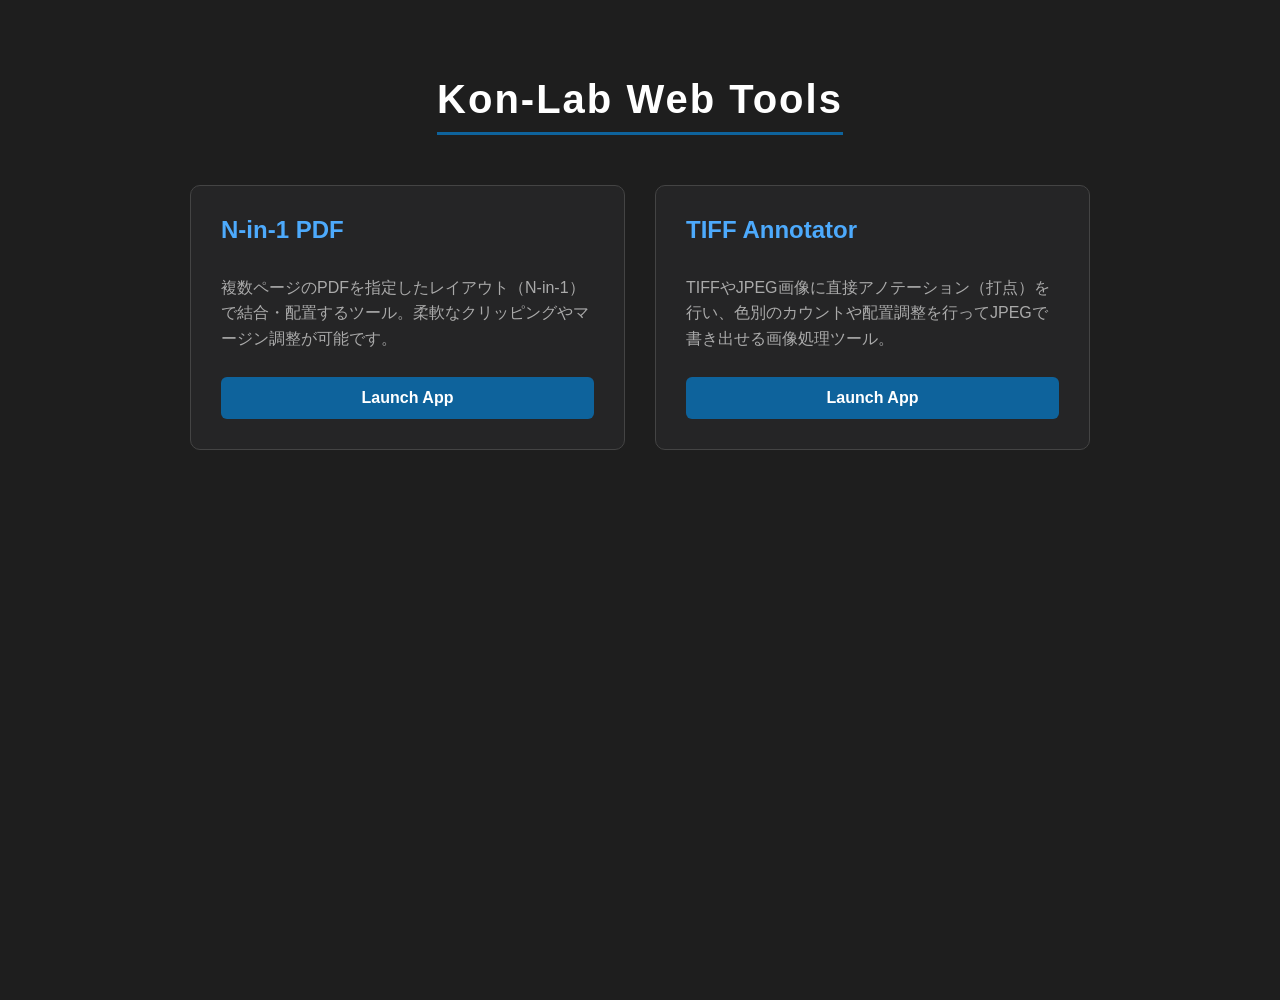
<file: index.html>
<!DOCTYPE html>
<html lang="ja">
<head>
    <meta charset="UTF-8">
    <meta name="viewport" content="width=device-width, initial-scale=1.0">
    <title>Kon-Lab Web Tools</title>
    <style>
        body {
            font-family: 'Inter', 'Segoe UI', Tahoma, Geneva, Verdana, sans-serif;
            background-color: #1e1e1e;
            color: #eee;
            display: flex;
            flex-direction: column;
            align-items: center;
            padding: 50px 20px;
            margin: 0;
            min-height: 100vh;
        }
        h1 {
            color: #fff;
            margin-bottom: 50px;
            border-bottom: 3px solid #0e639c;
            padding-bottom: 10px;
            font-size: 2.5rem;
            letter-spacing: 0.05em;
        }
        .grid {
            display: grid;
            grid-template-columns: repeat(auto-fit, minmax(320px, 1fr));
            gap: 30px;
            max-width: 900px;
            width: 100%;
        }
        .card {
            background-color: #252526;
            border: 1px solid #444;
            border-radius: 10px;
            padding: 30px;
            transition: transform 0.2s, box-shadow 0.2s, border-color 0.2s;
            text-decoration: none;
            color: inherit;
            display: flex;
            flex-direction: column;
        }
        .card:hover {
            transform: translateY(-5px);
            box-shadow: 0 15px 30px rgba(0,0,0,0.4);
            border-color: #0e639c;
        }
        .card h2 {
            margin-top: 0;
            color: #4daafc;
            font-size: 1.5rem;
            margin-bottom: 15px;
        }
        .card p {
            color: #aaa;
            line-height: 1.6;
            flex-grow: 1;
            margin-bottom: 25px;
        }
        .card .btn {
            display: inline-block;
            background-color: #0e639c;
            color: white;
            padding: 12px 20px;
            text-align: center;
            border-radius: 6px;
            font-weight: bold;
            transition: background-color 0.2s;
        }
        .card:hover .btn {
            background-color: #1177bb;
        }
    </style>
</head>
<body>
    <h1>Kon-Lab Web Tools</h1>
    <div class="grid">
        <a href="n-in-1-pdf/" class="card">
            <h2>N-in-1 PDF</h2>
            <p>複数ページのPDFを指定したレイアウト（N-in-1）で結合・配置するツール。柔軟なクリッピングやマージン調整が可能です。</p>
            <div class="btn">Launch App</div>
        </a>
        <a href="tiff-annotator/" class="card">
            <h2>TIFF Annotator</h2>
            <p>TIFFやJPEG画像に直接アノテーション（打点）を行い、色別のカウントや配置調整を行ってJPEGで書き出せる画像処理ツール。</p>
            <div class="btn">Launch App</div>
        </a>
    </div>
</body>
</html>
</file>
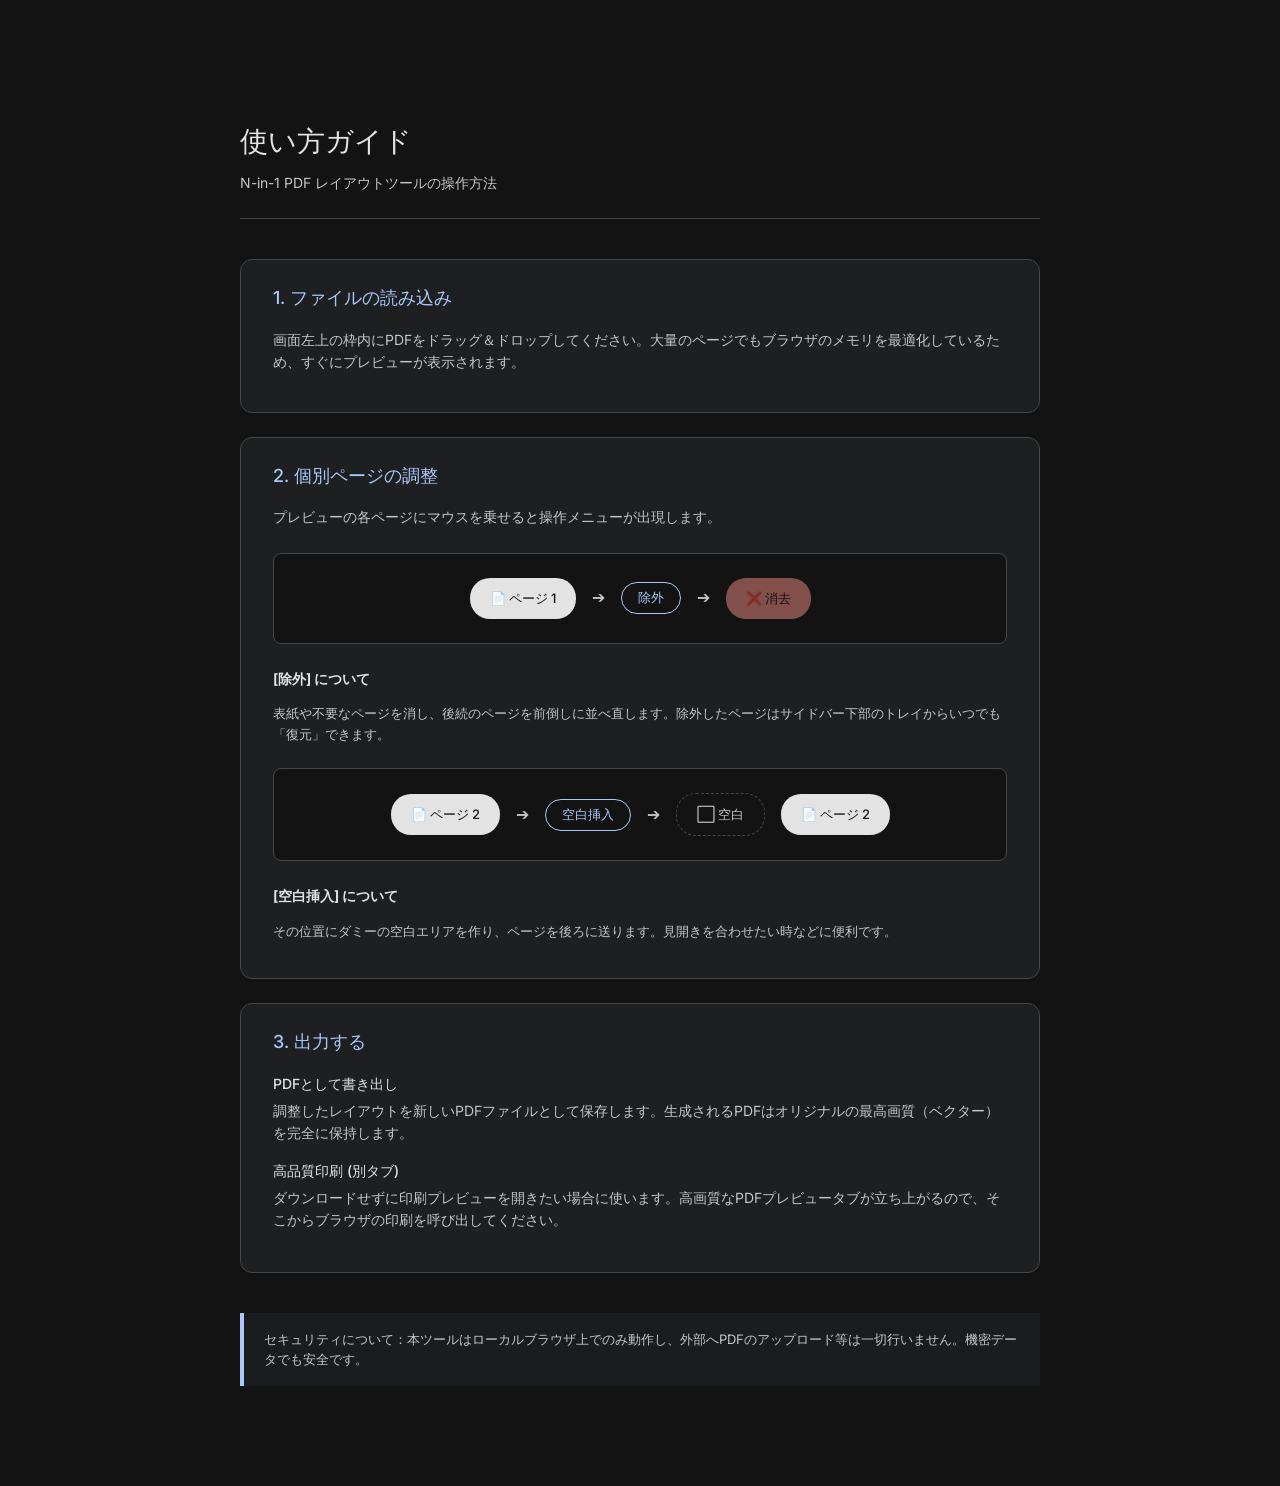
<file: guide.html>
<!DOCTYPE html>
<html lang="ja">
<head>
    <meta charset="UTF-8">
    <meta name="viewport" content="width=device-width, initial-scale=1.0">
    <title>N-in-1 PDF 使い方ガイド</title>
    <!-- Favicon -->
    <link rel="icon" href="data:image/svg+xml,<svg xmlns=%22http://www.w3.org/2000/svg%22 viewBox=%220 0 100 100%22><text y=%22.9em%22 font-size=%2290%22>📄</text></svg>">
    <link href="https://fonts.googleapis.com/css2?family=Inter:wght@400;500;600&display=swap" rel="stylesheet">
    <style>
        :root {
            --bg-color: #131314;
            --panel-bg: #1e1f20;
            --text-main: #e3e3e3;
            --text-muted: #c4c7c5;
            --primary: #a8c7fa;
            --border: #444746;
        }

        body {
            font-family: 'Inter', -apple-system, BlinkMacSystemFont, sans-serif;
            background-color: var(--bg-color);
            color: var(--text-main);
            margin: 0; padding: 0;
            line-height: 1.6;
        }

        .container {
            max-width: 800px;
            margin: 60px auto;
            padding: 40px;
            background: var(--bg-color);
            border-radius: 12px;
        }

        h1 {
            text-align: left;
            font-size: 28px;
            font-weight: 500;
            color: var(--text-main);
            margin-bottom: 8px;
        }
        
        .subtitle {
            text-align: left;
            color: var(--text-muted);
            margin-bottom: 40px;
            font-size: 14px;
            border-bottom: 1px solid var(--border);
            padding-bottom: 24px;
        }

        .step-card {
            background: var(--panel-bg);
            border-radius: 12px;
            padding: 24px 32px;
            margin-bottom: 24px;
            border: 1px solid var(--border);
        }

        .step-title {
            font-size: 18px;
            font-weight: 500;
            margin-bottom: 16px;
            display: flex;
            align-items: center;
            gap: 12px;
            color: var(--primary);
        }

        .diagram {
            display: flex;
            gap: 16px;
            margin: 24px 0;
            padding: 24px;
            background: var(--bg-color);
            border-radius: 8px;
            align-items: center;
            justify-content: center;
            border: 1px solid var(--border);
        }

        .diagram-box {
            background: #e3e3e3;
            color: #131314;
            padding: 10px 20px;
            border-radius: 20px;
            font-weight: 500;
            font-size: 13px;
        }

        .diagram-box.blank { background: var(--bg-color); border: 1px dashed var(--border); color: var(--text-muted); }
        .diagram-box.skip { opacity: 0.5; background: #f28b82; border: none; }

        .feature-list { list-style: none; padding: 0; }
        .feature-list li {
            margin-bottom: 16px;
            display: flex;
            flex-direction: column;
            gap: 4px;
            font-size: 14px;
        }
        .feature-list li strong { color: var(--text-main); font-weight: 500; }
        .feature-list li span { color: var(--text-muted); }

        .note {
            background: rgba(168, 199, 250, 0.05);
            border-left: 4px solid var(--primary);
            padding: 16px 20px;
            font-size: 13px;
            margin-top: 40px;
            color: var(--text-muted);
        }
        
    </style>
</head>
<body>
    <div class="container">
        <h1>使い方ガイド</h1>
        <div class="subtitle">N-in-1 PDF レイアウトツールの操作方法</div>

        <div class="step-card">
            <div class="step-title">1. ファイルの読み込み</div>
            <p style="font-size: 14px; color: var(--text-muted);">画面左上の枠内にPDFをドラッグ＆ドロップしてください。大量のページでもブラウザのメモリを最適化しているため、すぐにプレビューが表示されます。</p>
        </div>

        <div class="step-card">
            <div class="step-title">2. 個別ページの調整</div>
            <p style="font-size: 14px; color: var(--text-muted);">プレビューの各ページにマウスを乗せると操作メニューが出現します。</p>
            
            <div class="diagram">
                <div class="diagram-box">📄 ページ 1</div>
                <span style="color:var(--text-muted)">➔</span>
                <button style="padding: 6px 16px; background: transparent; border: 1px solid var(--primary); color: var(--primary); border-radius:20px; font-weight:500;">除外</button>
                <span style="color:var(--text-muted)">➔</span>
                <div class="diagram-box skip">❌ 消去</div>
            </div>
            
            <p style="font-size: 14px; margin-bottom: 8px;"><strong>[除外] について</strong></p>
            <p style="font-size: 13px; color: var(--text-muted); margin-bottom: 24px;">表紙や不要なページを消し、後続のページを前倒しに並べ直します。除外したページはサイドバー下部のトレイからいつでも「復元」できます。</p>

            <div class="diagram">
                <div class="diagram-box">📄 ページ 2</div>
                <span style="color:var(--text-muted)">➔</span>
                <button style="padding: 6px 16px; background: transparent; border: 1px solid var(--primary); color: var(--primary); border-radius:20px; font-weight:500;">空白挿入</button>
                <span style="color:var(--text-muted)">➔</span>
                <div class="diagram-box blank">⬜ 空白</div>
                <div class="diagram-box">📄 ページ 2</div>
            </div>

            <p style="font-size: 14px; margin-bottom: 8px;"><strong>[空白挿入] について</strong></p>
            <p style="font-size: 13px; color: var(--text-muted);">その位置にダミーの空白エリアを作り、ページを後ろに送ります。見開きを合わせたい時などに便利です。</p>
        </div>

        <div class="step-card">
            <div class="step-title">3. 出力する</div>
            <ul class="feature-list">
                <li>
                    <strong>PDFとして書き出し</strong>
                    <span>調整したレイアウトを新しいPDFファイルとして保存します。生成されるPDFはオリジナルの最高画質（ベクター）を完全に保持します。</span>
                </li>
                <li>
                    <strong>高品質印刷 (別タブ)</strong>
                    <span>ダウンロードせずに印刷プレビューを開きたい場合に使います。高画質なPDFプレビュータブが立ち上がるので、そこからブラウザの印刷を呼び出してください。</span>
                </li>
            </ul>
        </div>

        <div class="note">
            セキュリティについて：本ツールはローカルブラウザ上でのみ動作し、外部へPDFのアップロード等は一切行いません。機密データでも安全です。
        </div>
    </div>
</body>
</html>
</file>
